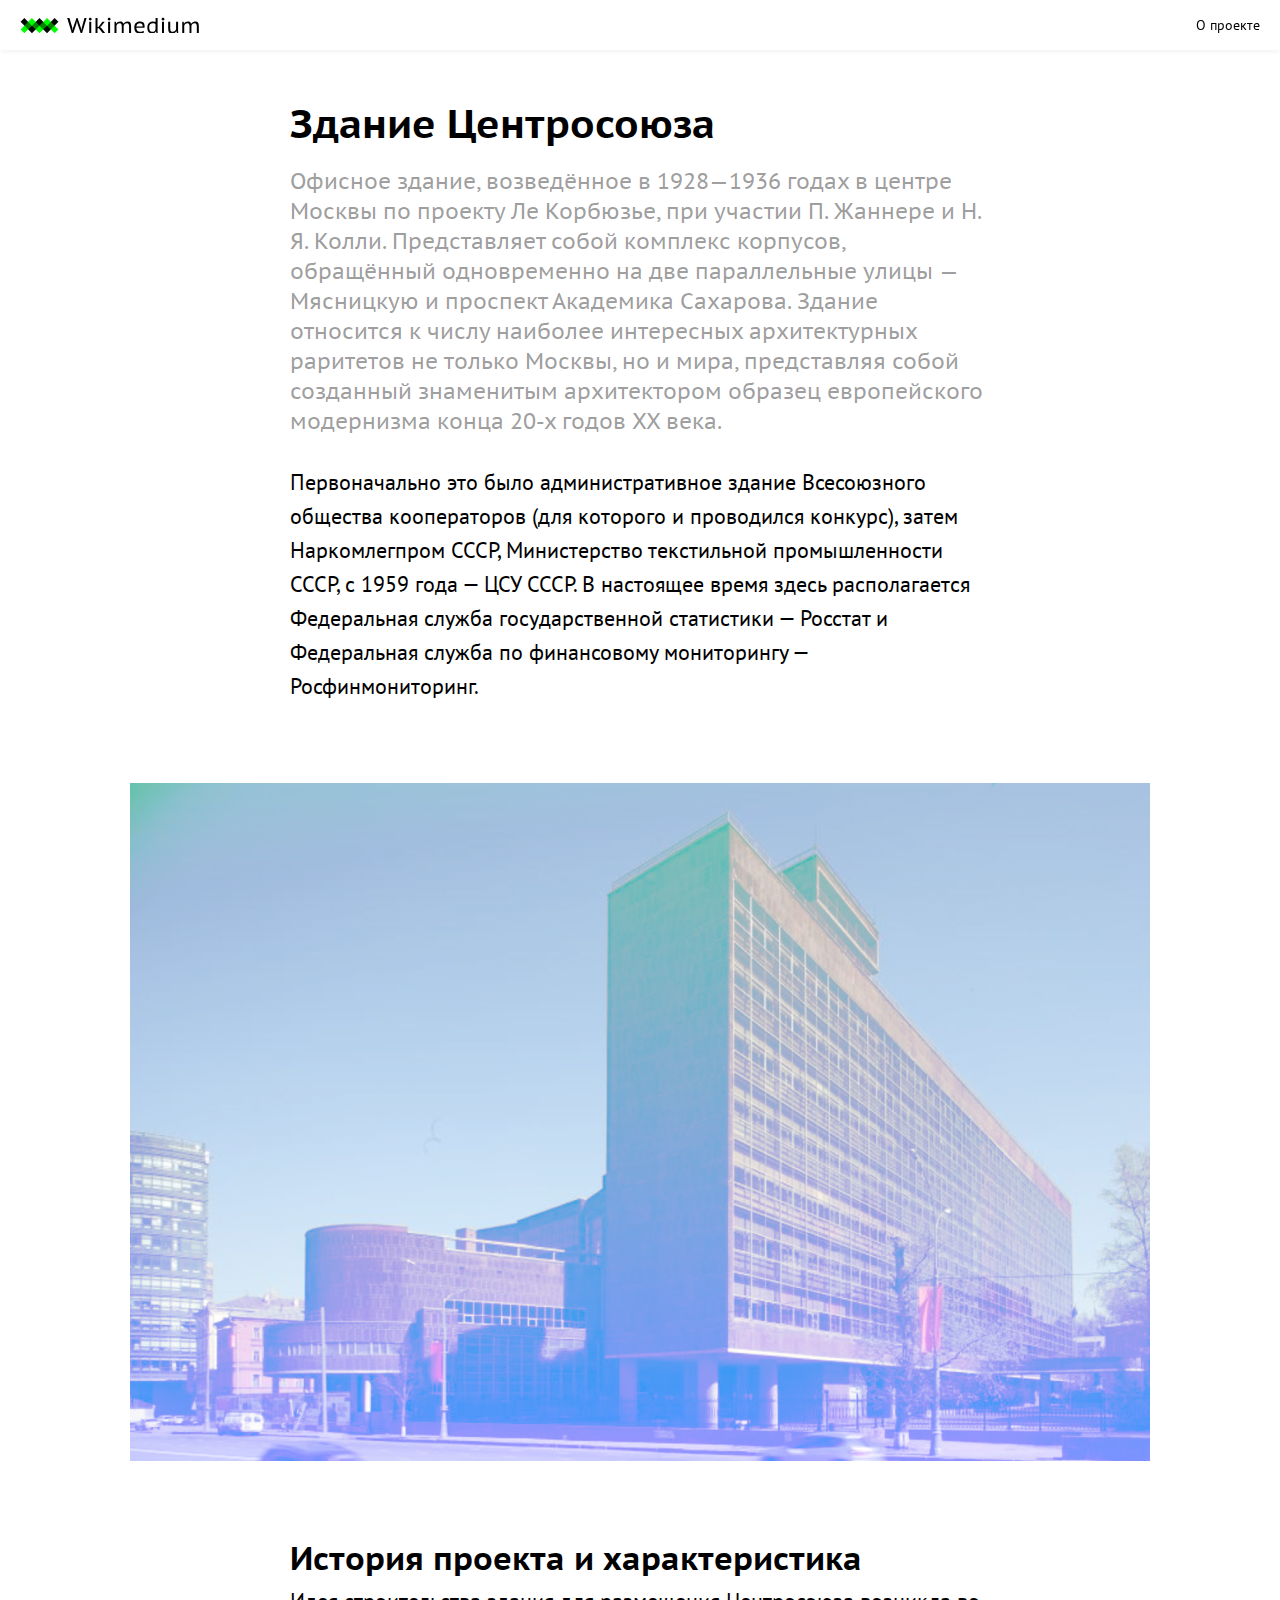
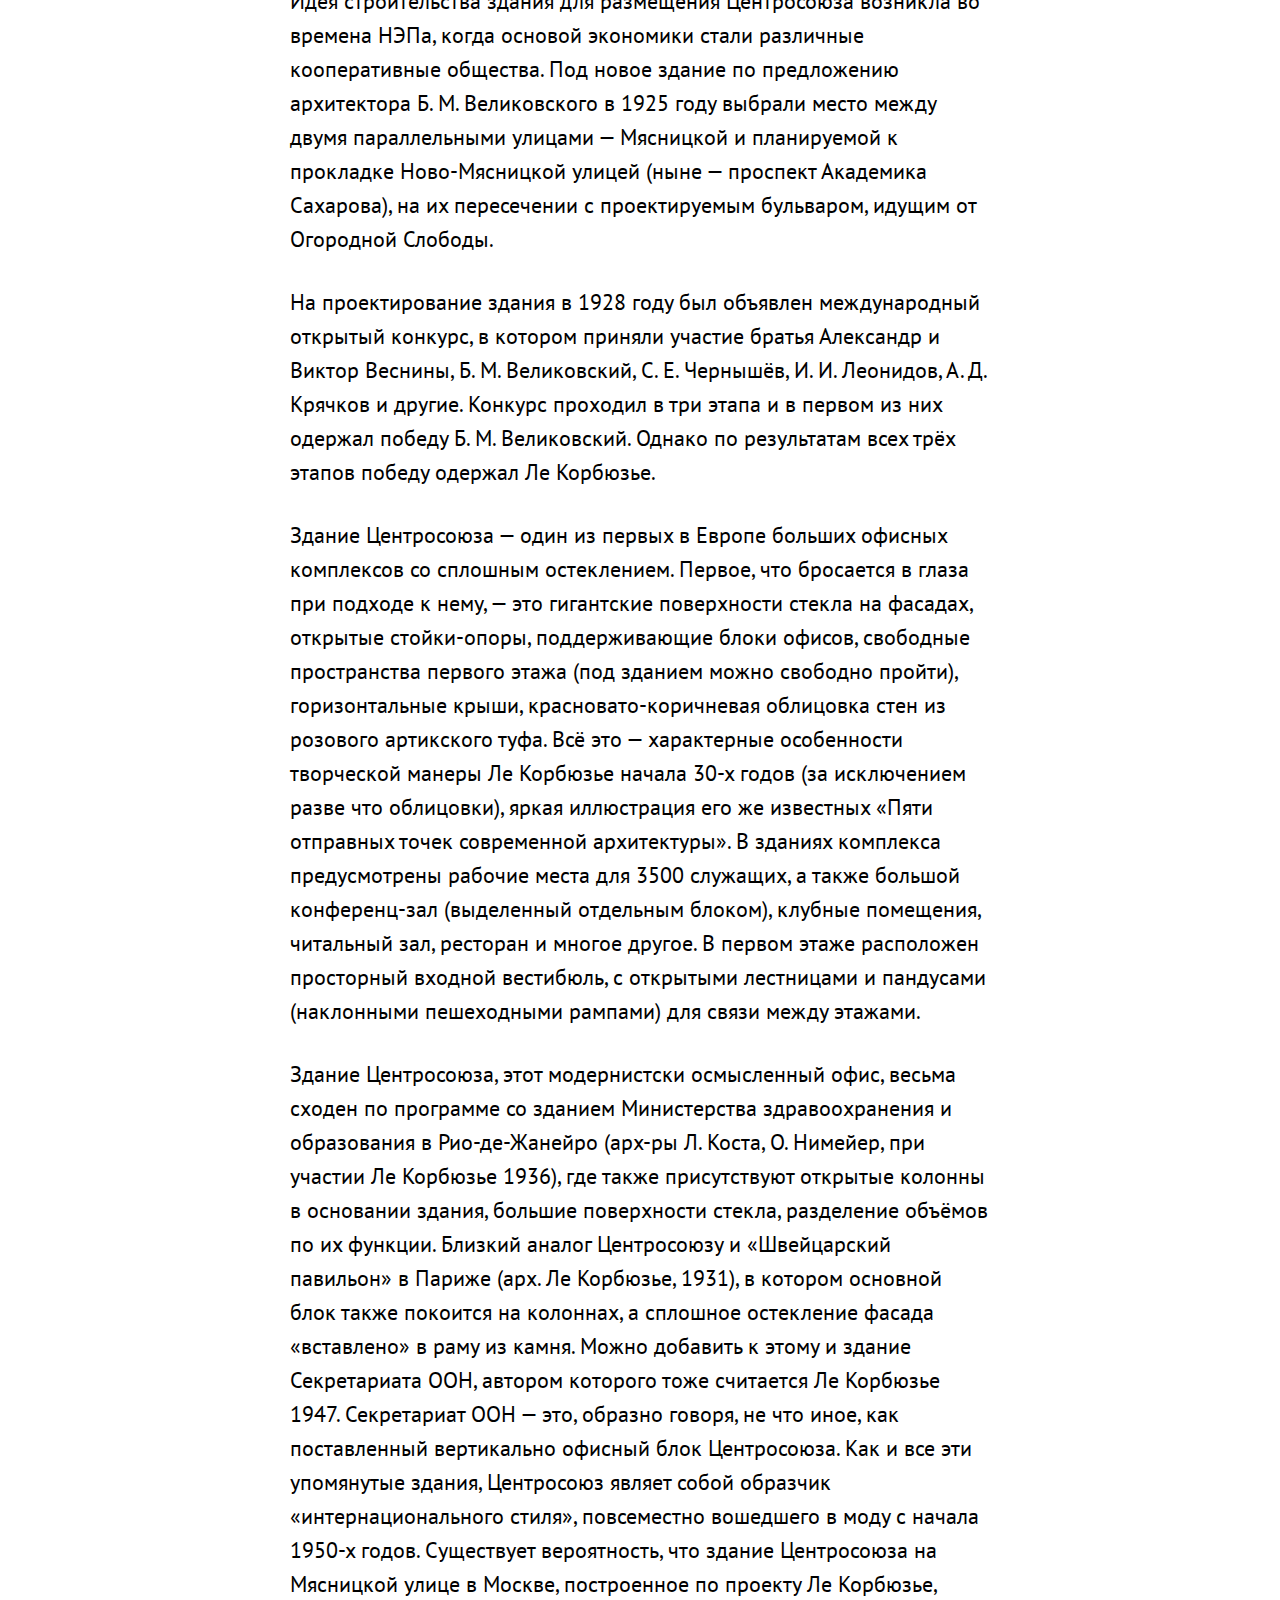
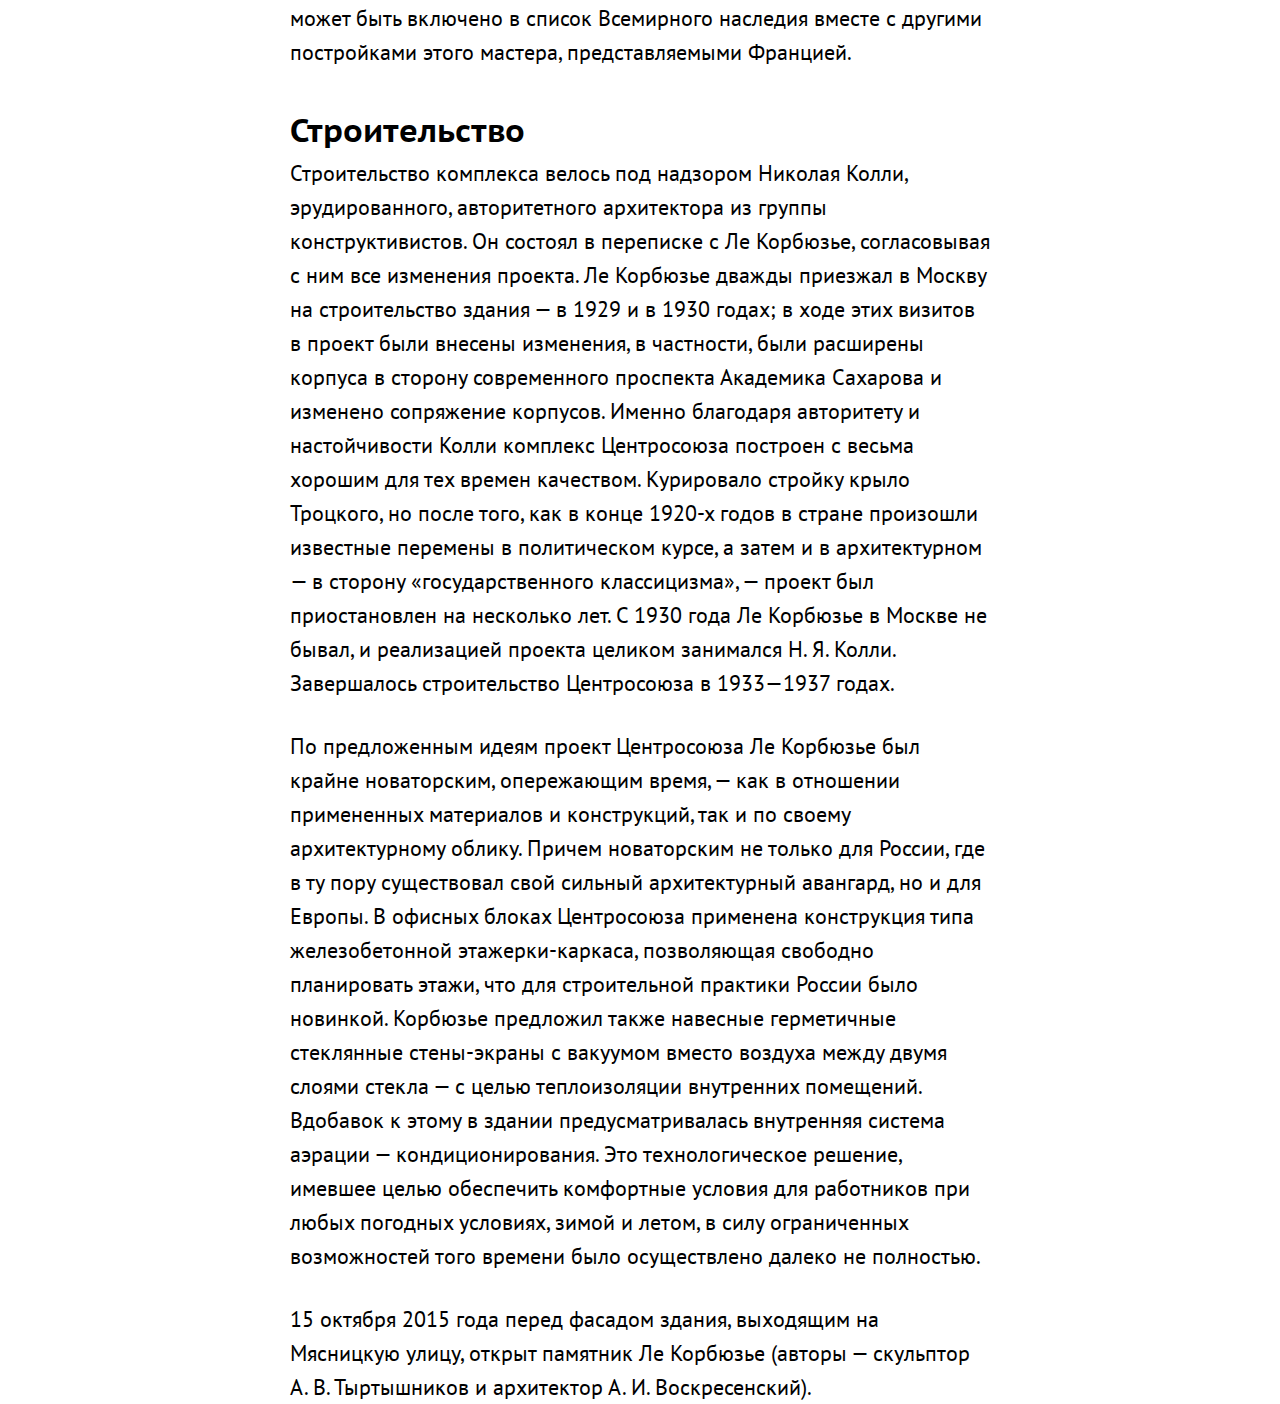
<file: centrosouz.html>
<!DOCTYPE html>
<html lang="en">
<head>
  <meta charset="UTF-8">
  <meta name="viewport" content="width=device-width, initial-scale=1.0">
  <meta http-equiv="X-UA-Compatible" content="ie=edge">
  <title>Centrosouz</title>

  <link rel="stylesheet" href="styles/style.css">

</head>
<body>

  <nav class="menubar">
    <a href="" class="logo"></a>
    <a href="" class="about">О проекте</a>
  </nav>

<nav class="sidebar">
  <ul>
    <li><a href="#s1">Здание Центорсоюза</a></li>
    <li><a href="#s2">История проекта и характеристика</a></li>
    <li><a href="#s3">Строительство</a></li>
  </ul>
</nav>

<article>
<h1 id="s1">Здание Центросоюза</h1>

 <p>Офисное здание, возведённое в 1928—1936 годах в центре Москвы по проекту <a href="https://ru.wikipedia.org/wiki/Ле_Корбюзье" target="_blank">Ле Корбюзье</a>, при участии <a href="https://ru.wikipedia.org/wiki/Жаннере,_Пьер" target="_blank">П. Жаннере</a> и <a href="https://ru.wikipedia.org/wiki/Колли,_Николай_Джемсович" target="_blank">Н. Я. Колли</a>. Представляет собой комплекс корпусов, обращённый одновременно на две параллельные улицы — Мясницкую и проспект Академика Сахарова. Здание относится к числу наиболее интересных архитектурных раритетов не только Москвы, но и мира, представляя собой созданный знаменитым архитектором образец европейского модернизма конца 20-х годов XX века.</p>

 <p>Первоначально это было административное здание Всесоюзного общества кооператоров (для которого и проводился конкурс), затем Наркомлегпром СССР, Министерство текстильной промышленности СССР, с 1959 года — ЦСУ СССР. В настоящее время здесь располагается Федеральная служба государственной статистики — Росстат и Федеральная служба по финансовому мониторингу — Росфинмониторинг.</p>

 <img src="img/centrosouz.jpg">


  <h2 id="s2">История проекта и характеристика</h2>

  <p>Идея строительства здания для размещения Центросоюза возникла во времена НЭПа, когда основой экономики стали различные кооперативные общества. Под новое здание по предложению архитектора Б. М. Великовского в 1925 году выбрали место между двумя параллельными улицами — Мясницкой и планируемой к прокладке Ново-Мясницкой улицей (ныне — проспект Академика Сахарова), на их пересечении с проектируемым бульваром, идущим от Огородной Слободы.</p>

  <p>На проектирование здания в 1928 году был объявлен международный открытый конкурс, в котором приняли участие братья Александр и Виктор Веснины, Б. М. Великовский, С. Е. Чернышёв, И. И. Леонидов, А. Д. Крячков и другие. Конкурс проходил в три этапа и в первом из них одержал победу Б. М. Великовский. Однако по результатам всех трёх этапов победу одержал Ле Корбюзье.</p>

  <p>Здание Центросоюза — один из первых в Европе больших офисных комплексов со сплошным остеклением. Первое, что бросается в глаза при подходе к нему, — это гигантские поверхности стекла на фасадах, открытые стойки-опоры, поддерживающие блоки офисов, свободные пространства первого этажа (под зданием можно свободно пройти), горизонтальные крыши, красновато-коричневая облицовка стен из розового артикского туфа. Всё это — характерные особенности творческой манеры Ле Корбюзье начала 30-х годов (за исключением разве что облицовки), яркая иллюстрация его же известных «Пяти отправных точек современной архитектуры». В зданиях комплекса предусмотрены рабочие места для 3500 служащих, а также большой конференц-зал (выделенный отдельным блоком), клубные помещения, читальный зал, ресторан и многое другое. В первом этаже расположен просторный входной вестибюль, с открытыми лестницами и пандусами (наклонными пешеходными рампами) для связи между этажами.</p>

  <p>Здание Центросоюза, этот модернистски осмысленный офис, весьма сходен по программе со зданием Министерства здравоохранения и образования в Рио-де-Жанейро (арх-ры Л. Коста, О. Нимейер, при участии Ле Корбюзье 1936), где также присутствуют открытые колонны в основании здания, большие поверхности стекла, разделение объёмов по их функции. Близкий аналог Центросоюзу и «Швейцарский павильон» в Париже (арх. Ле Корбюзье, 1931), в котором основной блок также покоится на колоннах, а сплошное остекление фасада «вставлено» в раму из камня. Можно добавить к этому и здание Секретариата ООН, автором которого тоже считается Ле Корбюзье 1947. Секретариат ООН — это, образно говоря, не что иное, как поставленный вертикально офисный блок Центросоюза. Как и все эти упомянутые здания, Центросоюз являет собой образчик «интернационального стиля», повсеместно вошедшего в моду с начала 1950-х годов. Существует вероятность, что здание Центросоюза на Мясницкой улице в Москве, построенное по проекту Ле Корбюзье, может быть включено в список Всемирного наследия вместе с другими постройками этого мастера, представляемыми Францией.</p>

  <h2 id="s3">Строительство</h2>


  <p>Строительство комплекса велось под надзором Николая Колли, эрудированного, авторитетного архитектора из группы конструктивистов. Он состоял в переписке с Ле Корбюзье, согласовывая с ним все изменения проекта. Ле Корбюзье дважды приезжал в Москву на строительство здания — в 1929 и в 1930 годах; в ходе этих визитов в проект были внесены изменения, в частности, были расширены корпуса в сторону современного проспекта Академика Сахарова и изменено сопряжение корпусов. Именно благодаря авторитету и настойчивости Колли комплекс Центросоюза построен с весьма хорошим для тех времен качеством. Курировало стройку крыло Троцкого, но после того, как в конце 1920-х годов в стране произошли известные перемены в политическом курсе, а затем и в архитектурном — в сторону «государственного классицизма», — проект был приостановлен на несколько лет. С 1930 года Ле Корбюзье в Москве не бывал, и реализацией проекта целиком занимался Н. Я. Колли. Завершалось строительство Центросоюза в 1933—1937 годах.</p>

  <p>По предложенным идеям проект Центросоюза Ле Корбюзье был крайне новаторским, опережающим время, — как в отношении примененных материалов и конструкций, так и по своему архитектурному облику. Причем новаторским не только для России, где в ту пору существовал свой сильный архитектурный авангард, но и для Европы. В офисных блоках Центросоюза применена конструкция типа железобетонной этажерки-каркаса, позволяющая свободно планировать этажи, что для строительной практики России было новинкой. Корбюзье предложил также навесные герметичные стеклянные стены-экраны с вакуумом вместо воздуха между двумя слоями стекла — с целью теплоизоляции внутренних помещений. Вдобавок к этому в здании предусматривалась внутренняя система аэрации — кондиционирования. Это технологическое решение, имевшее целью обеспечить комфортные условия для работников при любых погодных условиях, зимой и летом, в силу ограниченных возможностей того времени было осуществлено далеко не полностью.</p>

  <p>15 октября 2015 года перед фасадом здания, выходящим на Мясницкую улицу, открыт памятник Ле Корбюзье (авторы — скульптор А. В. Тыртышников и архитектор А. И. Воскресенский).</p>
</article>

<script type="text/javascript"
src="javascripts/jquery-3.2.1.js"></script>
<script type="text/javascript">

$(function() {
  $('.sidebar a').each(function() {
    $(this).on('click', function(e) {
      e.preventDefault();
      var scrollTo = $(this).attr('href');
      var whitespace = scrollTo == '#s1' ? 70 : 30
            $('html,body').animate({
              scrollTop: $(scrollTo).offset().top - whitespace
            }, 1000);
          });
        });
      });
</script>

</body>
</html>











</html>
</file>
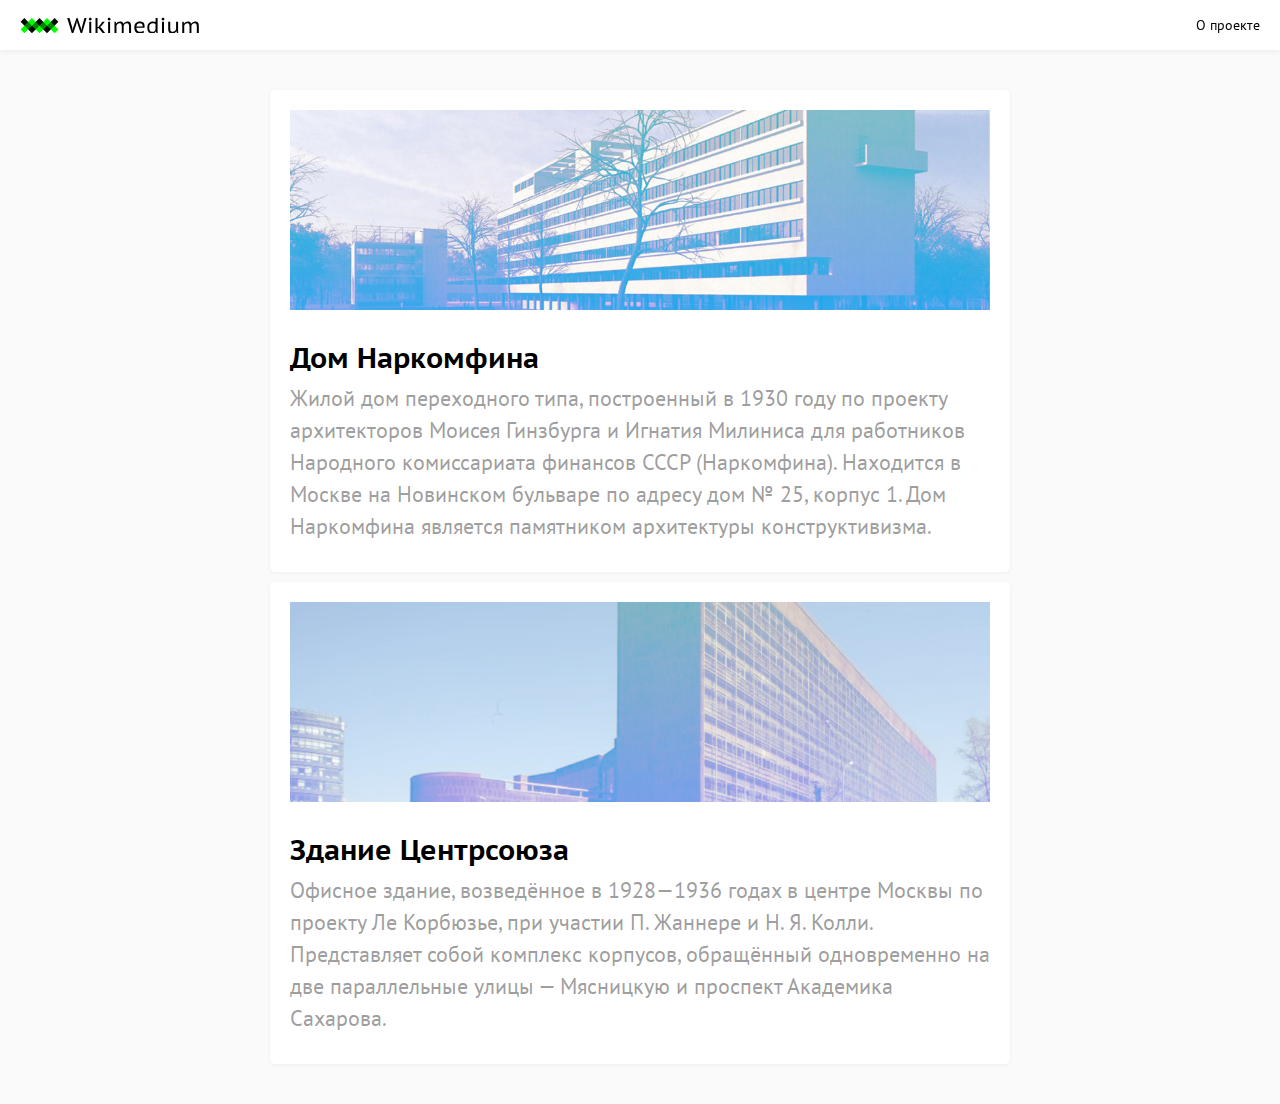
<file: posts.html>
<!DOCTYPE html>
<html lang="en">
<head>
  <meta charset="UTF-8">
  <meta name="viewport" content="width=device-width, initial-scale=1.0">
  <meta http-equiv="X-UA-Compatible" content="ie=edge">
  <title>Wikimedium</title>

    <link rel="stylesheet" href="styles/style.css">
</head>
<body class="posts">

  <nav class="menubar">
    <a href="posts.html" class="logo"></a>
    <a href="landing.html" class="about">О проекте</a>
  </nav>

<section class="postsFeed">
  <a href="pages/narkomfin.html">
    <figure style="background-image: url(img/narkomfin.jpg"></figure>
    <h2>Дом Наркомфина</h2>
    <p>Жилой дом переходного типа, построенный в 1930 году по проекту архитекторов Моисея Гинзбурга и Игнатия Милиниса для работников Народного комиссариата финансов СССР (Наркомфина). Находится в Москве на Новинском бульваре по адресу дом № 25, корпус 1. Дом Наркомфина является памятником архитектуры конструктивизма.</p>
  </a>
  <a href="pages/centrosouz.html">
    <figure style="background-image: url(img/centrosouz.jpg)"></figure>
    <h2>Здание Центрсоюза</h2>
    <p>Офисное здание, возведённое в 1928—1936 годах в центре Москвы по проекту Ле Корбюзье, при участии П. Жаннере и Н. Я. Колли. Представляет собой комплекс корпусов, обращённый одновременно на две параллельные улицы — Мясницкую и проспект Академика Сахарова.</p>
  </a></section>

</body>
</html>
</file>
<file: styles/style.css>
@import "reset.css";
@import "post-item.css";
@import "posts.css";
@import "gallery.css";
@import "responsive.css";
@import "landing.css";
</file>
